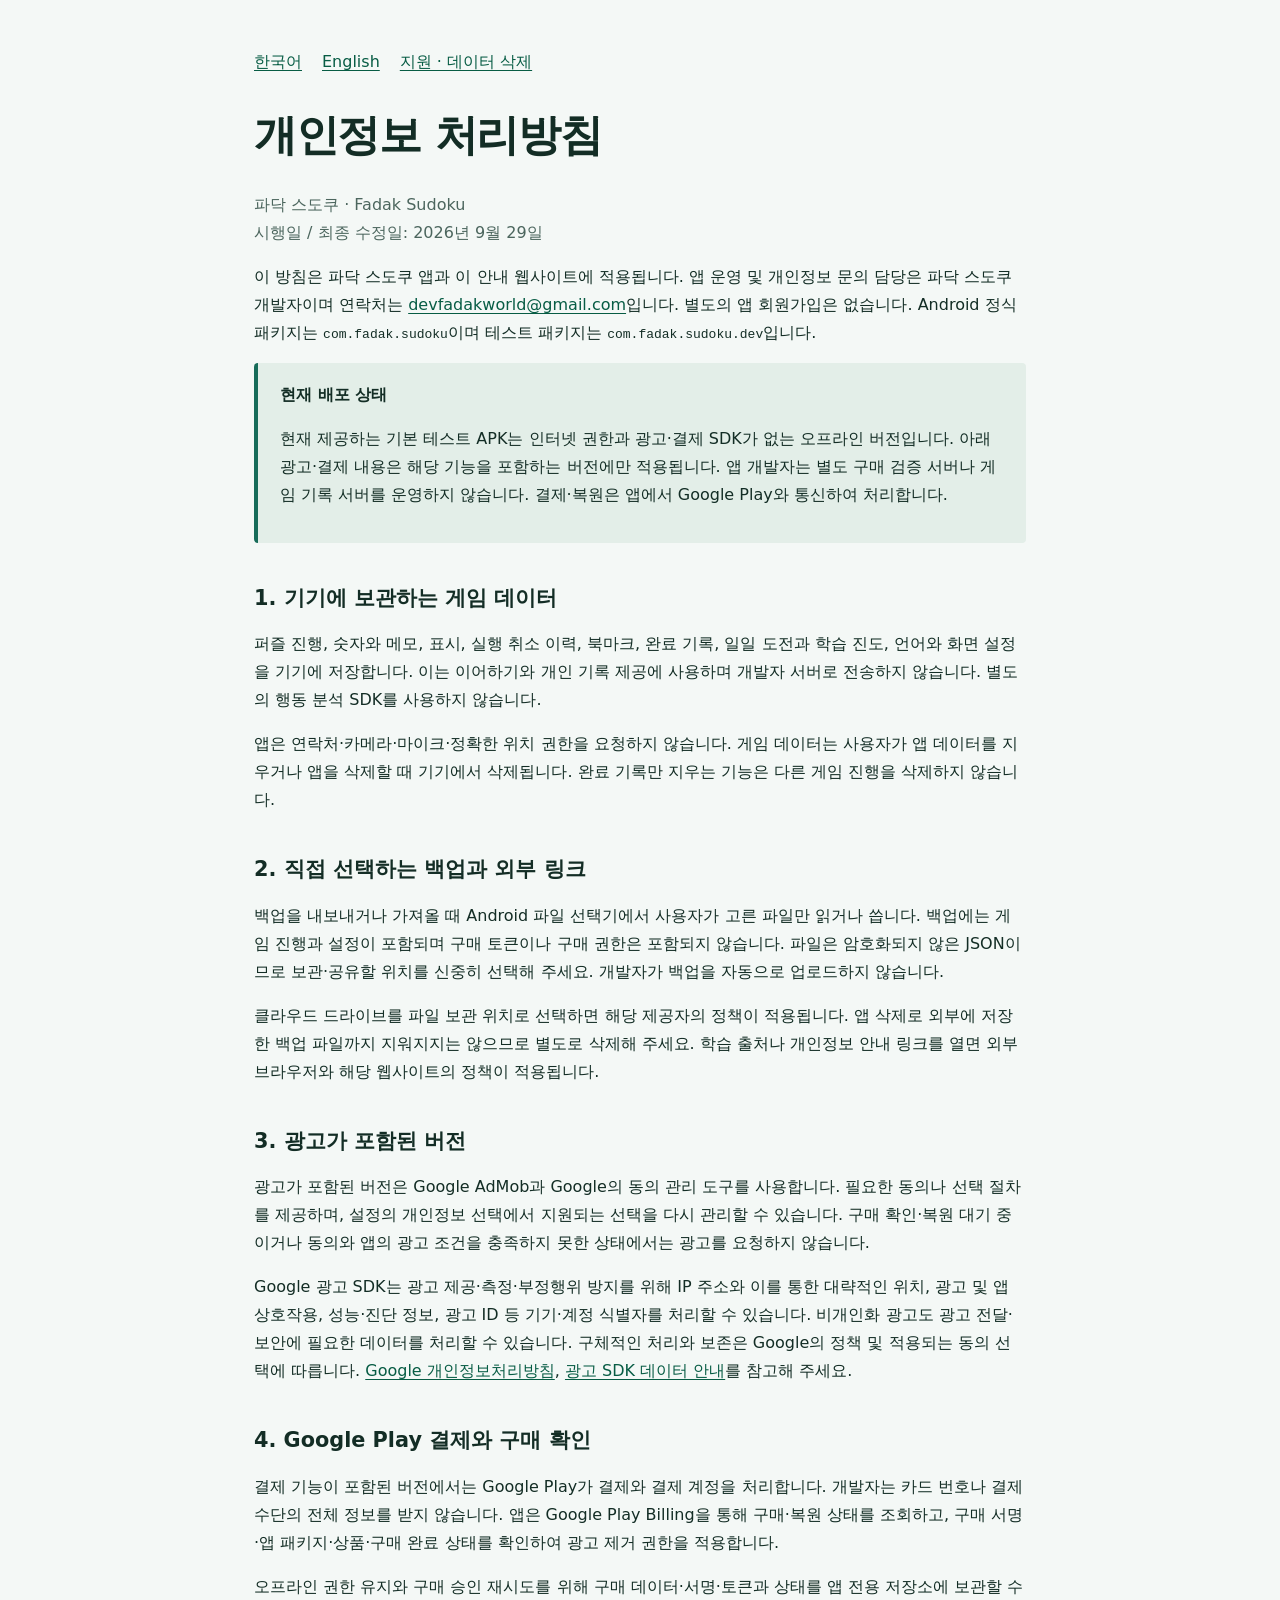
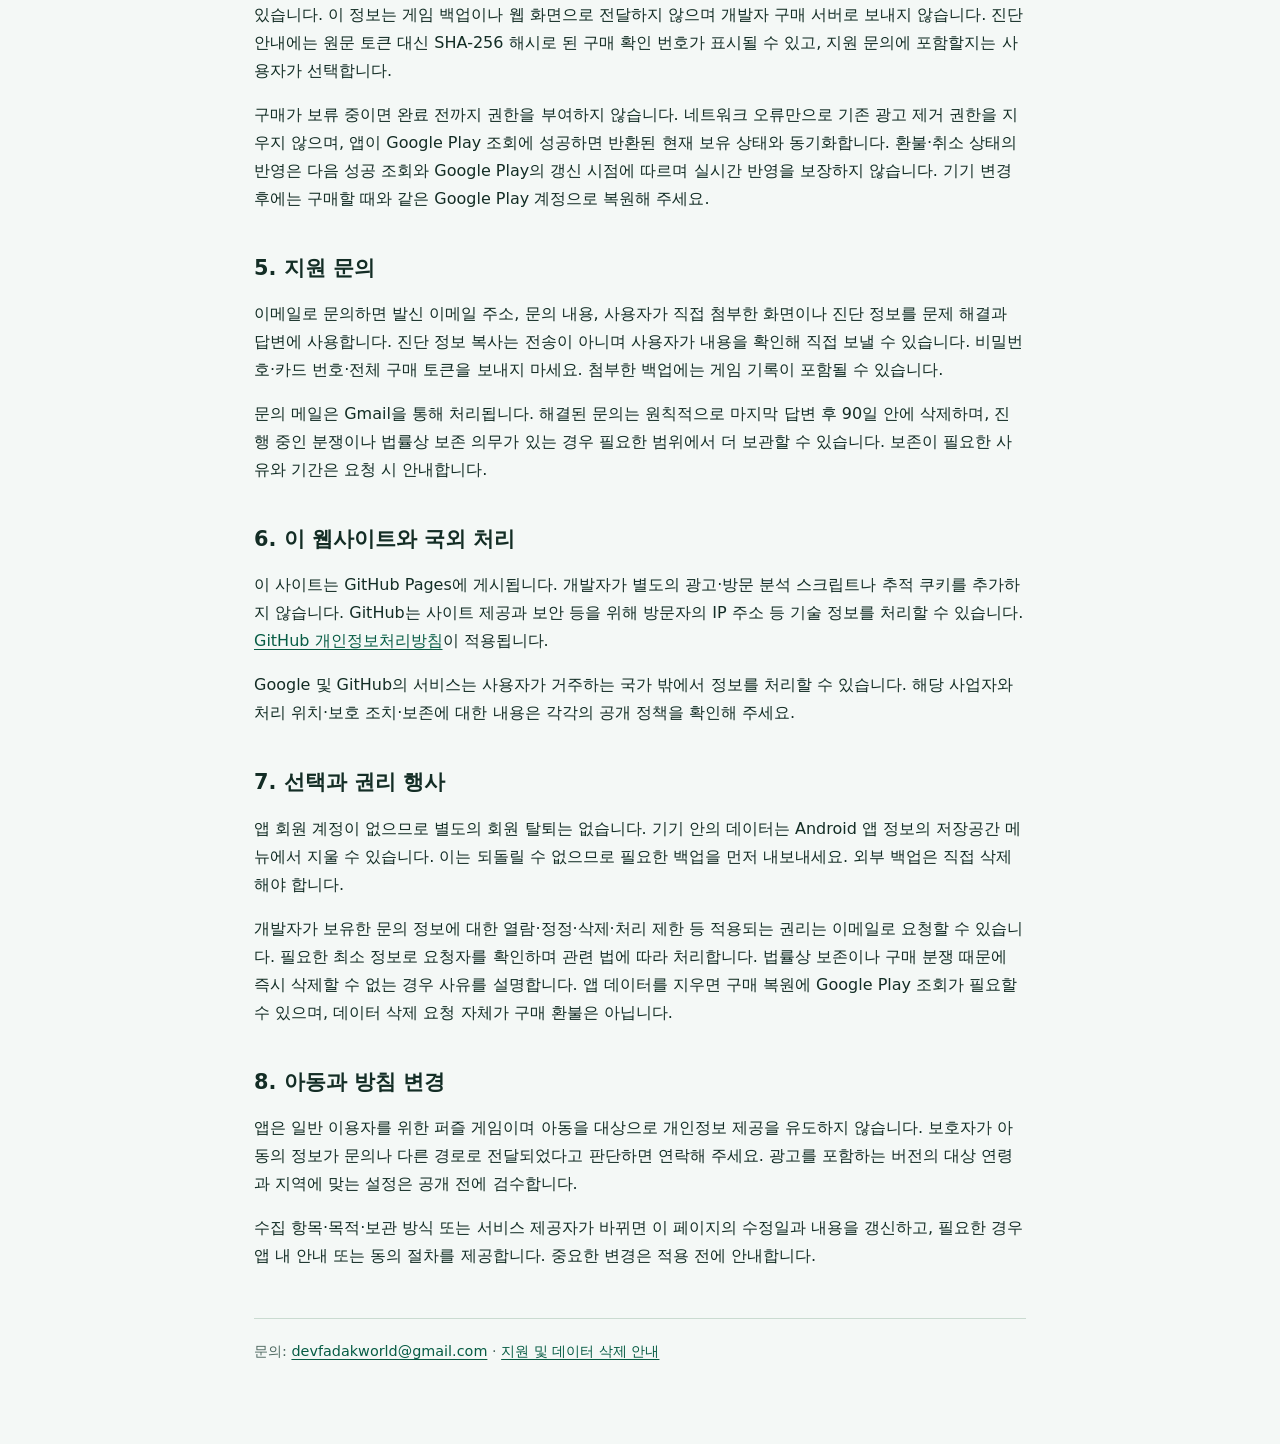
<file: index.html>
<!doctype html><html lang="ko"><head><meta charset="utf-8"><meta name="viewport" content="width=device-width,initial-scale=1"><meta name="description" content="파닥 스도쿠의 개인정보 처리방침과 데이터 삭제 안내"><meta http-equiv="Content-Security-Policy" content="default-src 'none'; style-src 'self'; base-uri 'none'; form-action 'none'"><title>개인정보 처리방침 · 파닥 스도쿠</title><link rel="stylesheet" href="style.css"></head><body><main>
<nav aria-label="언어와 지원"><a href="index.html" aria-current="page">한국어</a><a href="en.html" lang="en">English</a><a href="support.html">지원 · 데이터 삭제</a></nav>
<h1>개인정보 처리방침</h1><p class="meta">파닥 스도쿠 · Fadak Sudoku<br>시행일 / 최종 수정일: 2026년 9월 29일</p>
<p>이 방침은 파닥 스도쿠 앱과 이 안내 웹사이트에 적용됩니다. 앱 운영 및 개인정보 문의 담당은 파닥 스도쿠 개발자이며 연락처는 <a href="mailto:devfadakworld@gmail.com">devfadakworld@gmail.com</a>입니다. 별도의 앱 회원가입은 없습니다. Android 정식 패키지는 <code>com.fadak.sudoku</code>이며 테스트 패키지는 <code>com.fadak.sudoku.dev</code>입니다.</p>
<div class="notice"><strong>현재 배포 상태</strong><p>현재 제공하는 기본 테스트 APK는 인터넷 권한과 광고·결제 SDK가 없는 오프라인 버전입니다. 아래 광고·결제 내용은 해당 기능을 포함하는 버전에만 적용됩니다. 앱 개발자는 별도 구매 검증 서버나 게임 기록 서버를 운영하지 않습니다. 결제·복원은 앱에서 Google Play와 통신하여 처리합니다.</p></div>
<h2>1. 기기에 보관하는 게임 데이터</h2><p>퍼즐 진행, 숫자와 메모, 표시, 실행 취소 이력, 북마크, 완료 기록, 일일 도전과 학습 진도, 언어와 화면 설정을 기기에 저장합니다. 이는 이어하기와 개인 기록 제공에 사용하며 개발자 서버로 전송하지 않습니다. 별도의 행동 분석 SDK를 사용하지 않습니다.</p><p>앱은 연락처·카메라·마이크·정확한 위치 권한을 요청하지 않습니다. 게임 데이터는 사용자가 앱 데이터를 지우거나 앱을 삭제할 때 기기에서 삭제됩니다. 완료 기록만 지우는 기능은 다른 게임 진행을 삭제하지 않습니다.</p>
<h2>2. 직접 선택하는 백업과 외부 링크</h2><p>백업을 내보내거나 가져올 때 Android 파일 선택기에서 사용자가 고른 파일만 읽거나 씁니다. 백업에는 게임 진행과 설정이 포함되며 구매 토큰이나 구매 권한은 포함되지 않습니다. 파일은 암호화되지 않은 JSON이므로 보관·공유할 위치를 신중히 선택해 주세요. 개발자가 백업을 자동으로 업로드하지 않습니다.</p><p>클라우드 드라이브를 파일 보관 위치로 선택하면 해당 제공자의 정책이 적용됩니다. 앱 삭제로 외부에 저장한 백업 파일까지 지워지지는 않으므로 별도로 삭제해 주세요. 학습 출처나 개인정보 안내 링크를 열면 외부 브라우저와 해당 웹사이트의 정책이 적용됩니다.</p>
<h2>3. 광고가 포함된 버전</h2><p>광고가 포함된 버전은 Google AdMob과 Google의 동의 관리 도구를 사용합니다. 필요한 동의나 선택 절차를 제공하며, 설정의 개인정보 선택에서 지원되는 선택을 다시 관리할 수 있습니다. 구매 확인·복원 대기 중이거나 동의와 앱의 광고 조건을 충족하지 못한 상태에서는 광고를 요청하지 않습니다.</p><p>Google 광고 SDK는 광고 제공·측정·부정행위 방지를 위해 IP 주소와 이를 통한 대략적인 위치, 광고 및 앱 상호작용, 성능·진단 정보, 광고 ID 등 기기·계정 식별자를 처리할 수 있습니다. 비개인화 광고도 광고 전달·보안에 필요한 데이터를 처리할 수 있습니다. 구체적인 처리와 보존은 Google의 정책 및 적용되는 동의 선택에 따릅니다. <a href="https://policies.google.com/privacy">Google 개인정보처리방침</a>, <a href="https://developers.google.com/admob/android/privacy/play-data-disclosure">광고 SDK 데이터 안내</a>를 참고해 주세요.</p>
<h2>4. Google Play 결제와 구매 확인</h2><p>결제 기능이 포함된 버전에서는 Google Play가 결제와 결제 계정을 처리합니다. 개발자는 카드 번호나 결제 수단의 전체 정보를 받지 않습니다. 앱은 Google Play Billing을 통해 구매·복원 상태를 조회하고, 구매 서명·앱 패키지·상품·구매 완료 상태를 확인하여 광고 제거 권한을 적용합니다.</p><p>오프라인 권한 유지와 구매 승인 재시도를 위해 구매 데이터·서명·토큰과 상태를 앱 전용 저장소에 보관할 수 있습니다. 이 정보는 게임 백업이나 웹 화면으로 전달하지 않으며 개발자 구매 서버로 보내지 않습니다. 진단 안내에는 원문 토큰 대신 SHA-256 해시로 된 구매 확인 번호가 표시될 수 있고, 지원 문의에 포함할지는 사용자가 선택합니다.</p><p>구매가 보류 중이면 완료 전까지 권한을 부여하지 않습니다. 네트워크 오류만으로 기존 광고 제거 권한을 지우지 않으며, 앱이 Google Play 조회에 성공하면 반환된 현재 보유 상태와 동기화합니다. 환불·취소 상태의 반영은 다음 성공 조회와 Google Play의 갱신 시점에 따르며 실시간 반영을 보장하지 않습니다. 기기 변경 후에는 구매할 때와 같은 Google Play 계정으로 복원해 주세요.</p>
<h2>5. 지원 문의</h2><p>이메일로 문의하면 발신 이메일 주소, 문의 내용, 사용자가 직접 첨부한 화면이나 진단 정보를 문제 해결과 답변에 사용합니다. 진단 정보 복사는 전송이 아니며 사용자가 내용을 확인해 직접 보낼 수 있습니다. 비밀번호·카드 번호·전체 구매 토큰을 보내지 마세요. 첨부한 백업에는 게임 기록이 포함될 수 있습니다.</p><p>문의 메일은 Gmail을 통해 처리됩니다. 해결된 문의는 원칙적으로 마지막 답변 후 90일 안에 삭제하며, 진행 중인 분쟁이나 법률상 보존 의무가 있는 경우 필요한 범위에서 더 보관할 수 있습니다. 보존이 필요한 사유와 기간은 요청 시 안내합니다.</p>
<h2>6. 이 웹사이트와 국외 처리</h2><p>이 사이트는 GitHub Pages에 게시됩니다. 개발자가 별도의 광고·방문 분석 스크립트나 추적 쿠키를 추가하지 않습니다. GitHub는 사이트 제공과 보안 등을 위해 방문자의 IP 주소 등 기술 정보를 처리할 수 있습니다. <a href="https://docs.github.com/en/site-policy/privacy-policies/github-general-privacy-statement">GitHub 개인정보처리방침</a>이 적용됩니다.</p><p>Google 및 GitHub의 서비스는 사용자가 거주하는 국가 밖에서 정보를 처리할 수 있습니다. 해당 사업자와 처리 위치·보호 조치·보존에 대한 내용은 각각의 공개 정책을 확인해 주세요.</p>
<h2>7. 선택과 권리 행사</h2><p>앱 회원 계정이 없으므로 별도의 회원 탈퇴는 없습니다. 기기 안의 데이터는 Android 앱 정보의 저장공간 메뉴에서 지울 수 있습니다. 이는 되돌릴 수 없으므로 필요한 백업을 먼저 내보내세요. 외부 백업은 직접 삭제해야 합니다.</p><p>개발자가 보유한 문의 정보에 대한 열람·정정·삭제·처리 제한 등 적용되는 권리는 이메일로 요청할 수 있습니다. 필요한 최소 정보로 요청자를 확인하며 관련 법에 따라 처리합니다. 법률상 보존이나 구매 분쟁 때문에 즉시 삭제할 수 없는 경우 사유를 설명합니다. 앱 데이터를 지우면 구매 복원에 Google Play 조회가 필요할 수 있으며, 데이터 삭제 요청 자체가 구매 환불은 아닙니다.</p>
<h2>8. 아동과 방침 변경</h2><p>앱은 일반 이용자를 위한 퍼즐 게임이며 아동을 대상으로 개인정보 제공을 유도하지 않습니다. 보호자가 아동의 정보가 문의나 다른 경로로 전달되었다고 판단하면 연락해 주세요. 광고를 포함하는 버전의 대상 연령과 지역에 맞는 설정은 공개 전에 검수합니다.</p><p>수집 항목·목적·보관 방식 또는 서비스 제공자가 바뀌면 이 페이지의 수정일과 내용을 갱신하고, 필요한 경우 앱 내 안내 또는 동의 절차를 제공합니다. 중요한 변경은 적용 전에 안내합니다.</p>
<footer>문의: <a href="mailto:devfadakworld@gmail.com">devfadakworld@gmail.com</a> · <a href="support.html">지원 및 데이터 삭제 안내</a></footer>
</main></body></html>
</file>
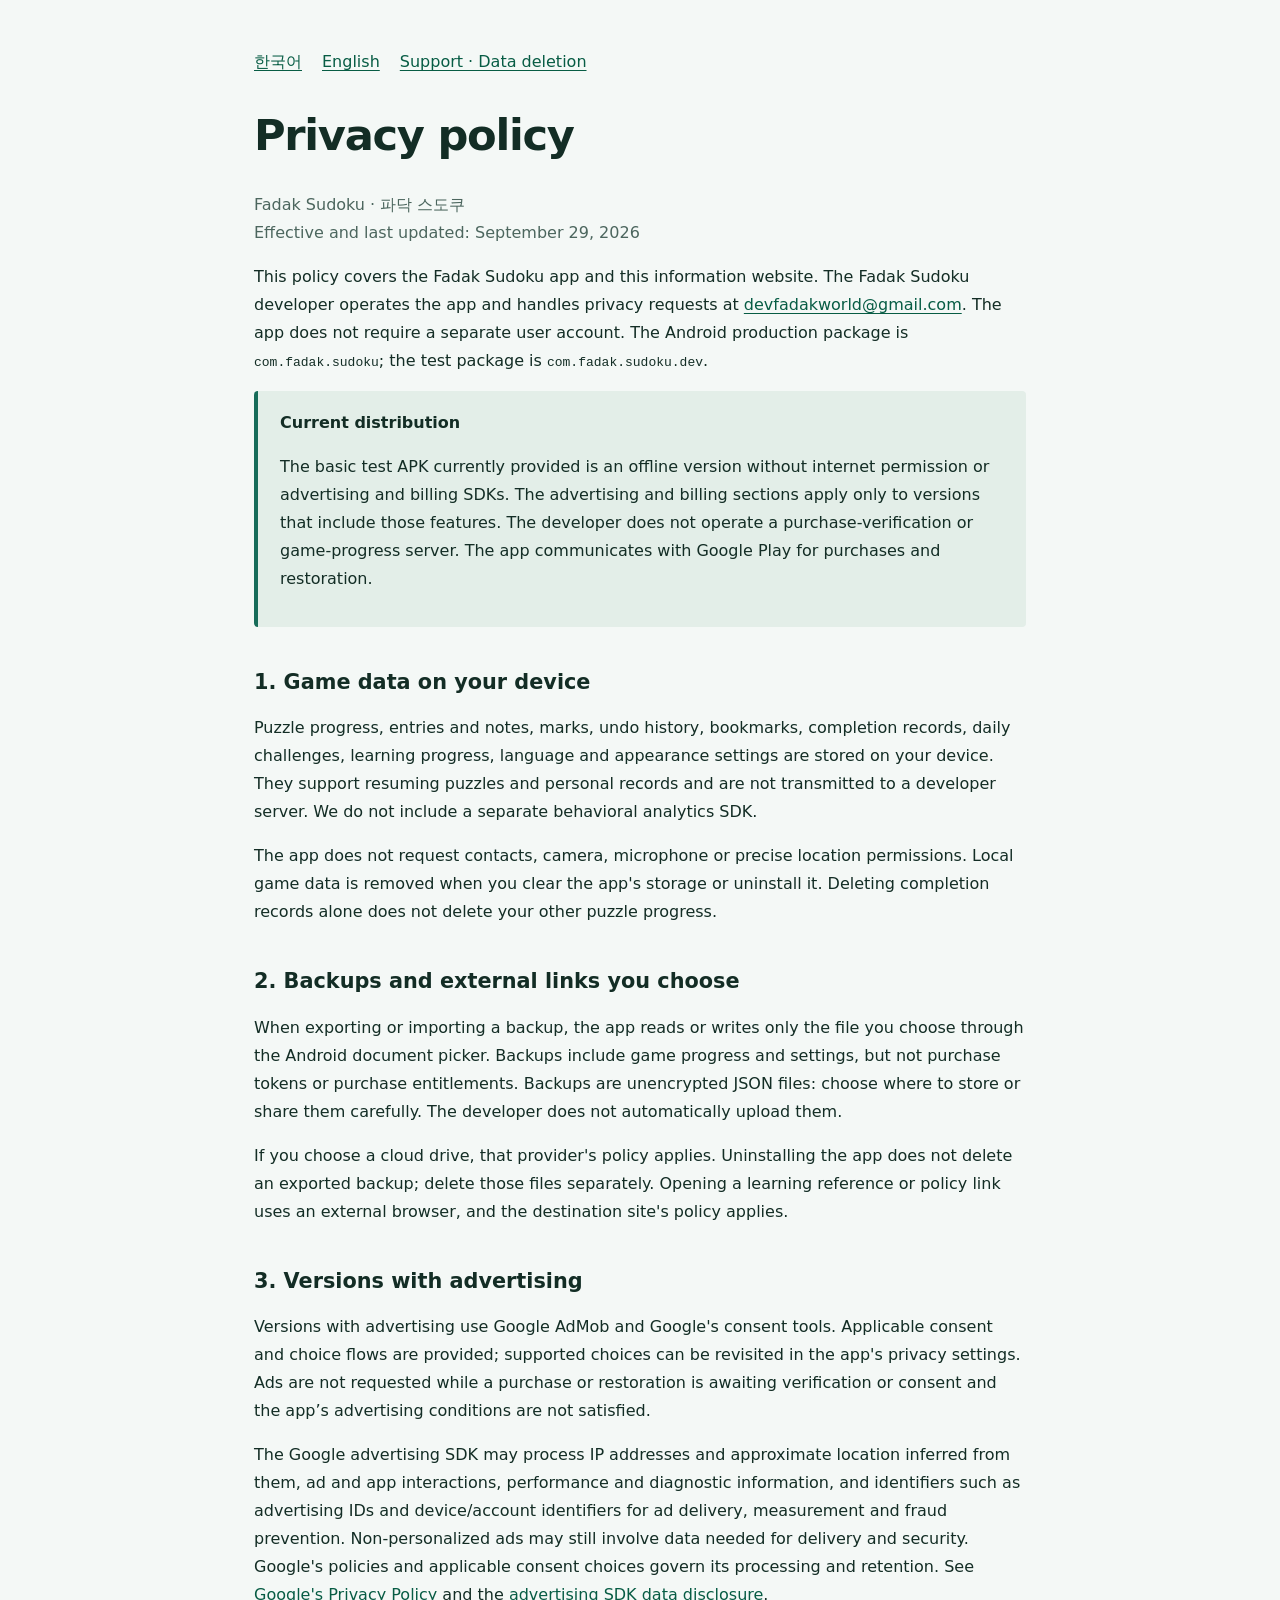
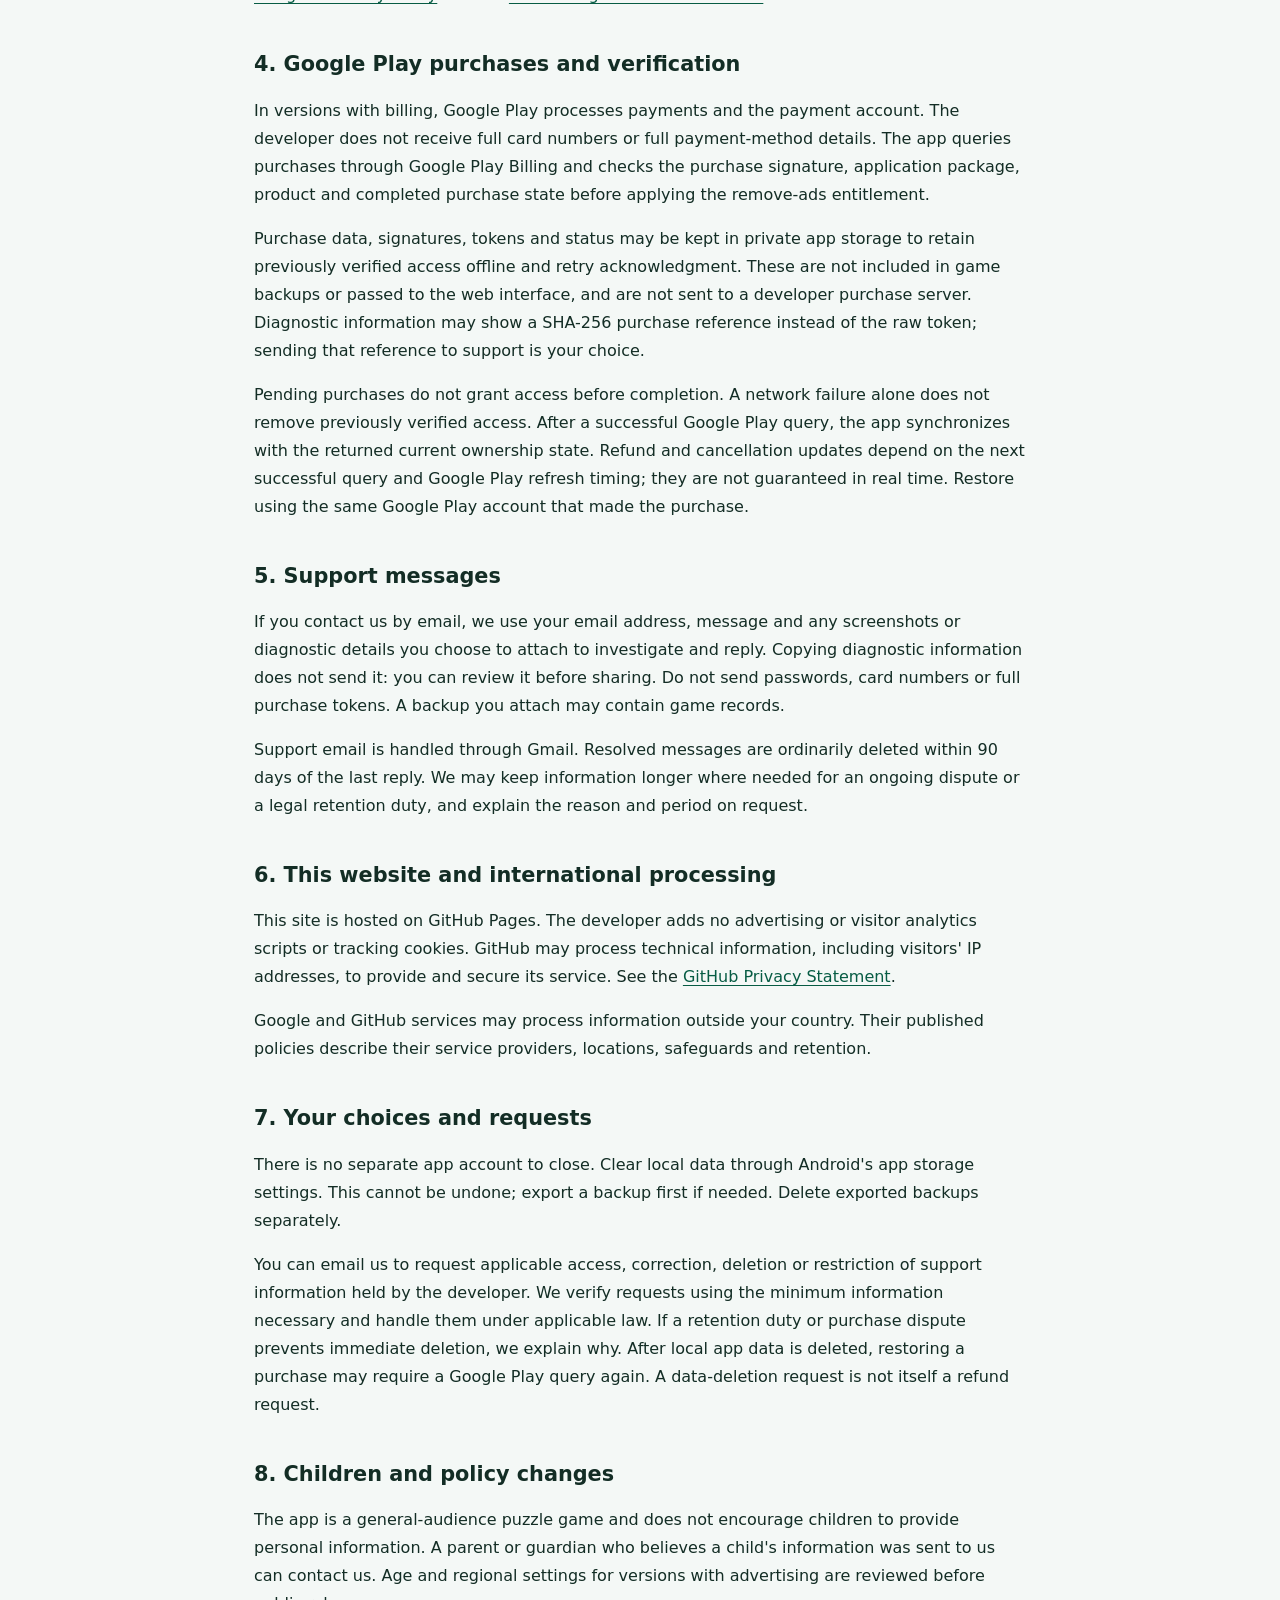
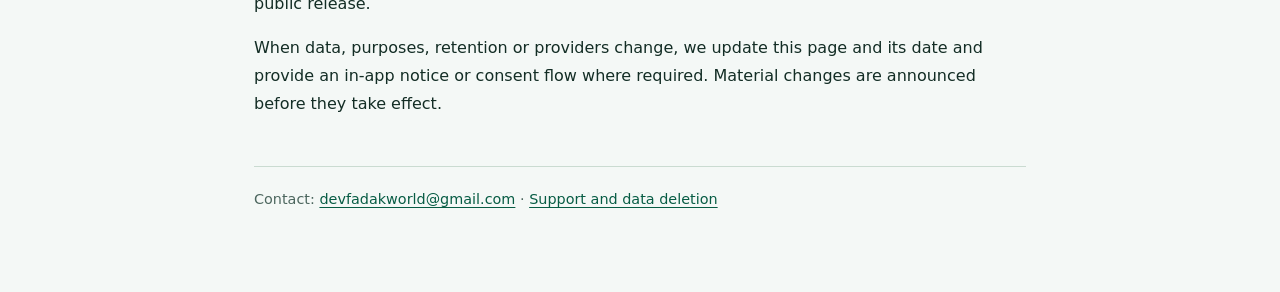
<file: en.html>
<!doctype html><html lang="en"><head><meta charset="utf-8"><meta name="viewport" content="width=device-width,initial-scale=1"><meta name="description" content="Fadak Sudoku privacy policy and data deletion information"><meta http-equiv="Content-Security-Policy" content="default-src 'none'; style-src 'self'; base-uri 'none'; form-action 'none'"><title>Privacy policy · Fadak Sudoku</title><link rel="stylesheet" href="style.css"></head><body><main>
<nav aria-label="Languages and support"><a href="index.html" lang="ko">한국어</a><a href="en.html" aria-current="page">English</a><a href="support.html#english">Support · Data deletion</a></nav>
<h1>Privacy policy</h1><p class="meta">Fadak Sudoku · 파닥 스도쿠<br>Effective and last updated: September 29, 2026</p>
<p>This policy covers the Fadak Sudoku app and this information website. The Fadak Sudoku developer operates the app and handles privacy requests at <a href="mailto:devfadakworld@gmail.com">devfadakworld@gmail.com</a>. The app does not require a separate user account. The Android production package is <code>com.fadak.sudoku</code>; the test package is <code>com.fadak.sudoku.dev</code>.</p>
<div class="notice"><strong>Current distribution</strong><p>The basic test APK currently provided is an offline version without internet permission or advertising and billing SDKs. The advertising and billing sections apply only to versions that include those features. The developer does not operate a purchase-verification or game-progress server. The app communicates with Google Play for purchases and restoration.</p></div>
<h2>1. Game data on your device</h2><p>Puzzle progress, entries and notes, marks, undo history, bookmarks, completion records, daily challenges, learning progress, language and appearance settings are stored on your device. They support resuming puzzles and personal records and are not transmitted to a developer server. We do not include a separate behavioral analytics SDK.</p><p>The app does not request contacts, camera, microphone or precise location permissions. Local game data is removed when you clear the app's storage or uninstall it. Deleting completion records alone does not delete your other puzzle progress.</p>
<h2>2. Backups and external links you choose</h2><p>When exporting or importing a backup, the app reads or writes only the file you choose through the Android document picker. Backups include game progress and settings, but not purchase tokens or purchase entitlements. Backups are unencrypted JSON files: choose where to store or share them carefully. The developer does not automatically upload them.</p><p>If you choose a cloud drive, that provider's policy applies. Uninstalling the app does not delete an exported backup; delete those files separately. Opening a learning reference or policy link uses an external browser, and the destination site's policy applies.</p>
<h2>3. Versions with advertising</h2><p>Versions with advertising use Google AdMob and Google's consent tools. Applicable consent and choice flows are provided; supported choices can be revisited in the app's privacy settings. Ads are not requested while a purchase or restoration is awaiting verification or consent and the app’s advertising conditions are not satisfied.</p><p>The Google advertising SDK may process IP addresses and approximate location inferred from them, ad and app interactions, performance and diagnostic information, and identifiers such as advertising IDs and device/account identifiers for ad delivery, measurement and fraud prevention. Non-personalized ads may still involve data needed for delivery and security. Google's policies and applicable consent choices govern its processing and retention. See <a href="https://policies.google.com/privacy">Google's Privacy Policy</a> and the <a href="https://developers.google.com/admob/android/privacy/play-data-disclosure">advertising SDK data disclosure</a>.</p>
<h2>4. Google Play purchases and verification</h2><p>In versions with billing, Google Play processes payments and the payment account. The developer does not receive full card numbers or full payment-method details. The app queries purchases through Google Play Billing and checks the purchase signature, application package, product and completed purchase state before applying the remove-ads entitlement.</p><p>Purchase data, signatures, tokens and status may be kept in private app storage to retain previously verified access offline and retry acknowledgment. These are not included in game backups or passed to the web interface, and are not sent to a developer purchase server. Diagnostic information may show a SHA-256 purchase reference instead of the raw token; sending that reference to support is your choice.</p><p>Pending purchases do not grant access before completion. A network failure alone does not remove previously verified access. After a successful Google Play query, the app synchronizes with the returned current ownership state. Refund and cancellation updates depend on the next successful query and Google Play refresh timing; they are not guaranteed in real time. Restore using the same Google Play account that made the purchase.</p>
<h2>5. Support messages</h2><p>If you contact us by email, we use your email address, message and any screenshots or diagnostic details you choose to attach to investigate and reply. Copying diagnostic information does not send it: you can review it before sharing. Do not send passwords, card numbers or full purchase tokens. A backup you attach may contain game records.</p><p>Support email is handled through Gmail. Resolved messages are ordinarily deleted within 90 days of the last reply. We may keep information longer where needed for an ongoing dispute or a legal retention duty, and explain the reason and period on request.</p>
<h2>6. This website and international processing</h2><p>This site is hosted on GitHub Pages. The developer adds no advertising or visitor analytics scripts or tracking cookies. GitHub may process technical information, including visitors' IP addresses, to provide and secure its service. See the <a href="https://docs.github.com/en/site-policy/privacy-policies/github-general-privacy-statement">GitHub Privacy Statement</a>.</p><p>Google and GitHub services may process information outside your country. Their published policies describe their service providers, locations, safeguards and retention.</p>
<h2>7. Your choices and requests</h2><p>There is no separate app account to close. Clear local data through Android's app storage settings. This cannot be undone; export a backup first if needed. Delete exported backups separately.</p><p>You can email us to request applicable access, correction, deletion or restriction of support information held by the developer. We verify requests using the minimum information necessary and handle them under applicable law. If a retention duty or purchase dispute prevents immediate deletion, we explain why. After local app data is deleted, restoring a purchase may require a Google Play query again. A data-deletion request is not itself a refund request.</p>
<h2>8. Children and policy changes</h2><p>The app is a general-audience puzzle game and does not encourage children to provide personal information. A parent or guardian who believes a child's information was sent to us can contact us. Age and regional settings for versions with advertising are reviewed before public release.</p><p>When data, purposes, retention or providers change, we update this page and its date and provide an in-app notice or consent flow where required. Material changes are announced before they take effect.</p>
<footer>Contact: <a href="mailto:devfadakworld@gmail.com">devfadakworld@gmail.com</a> · <a href="support.html#english">Support and data deletion</a></footer>
</main></body></html>
</file>
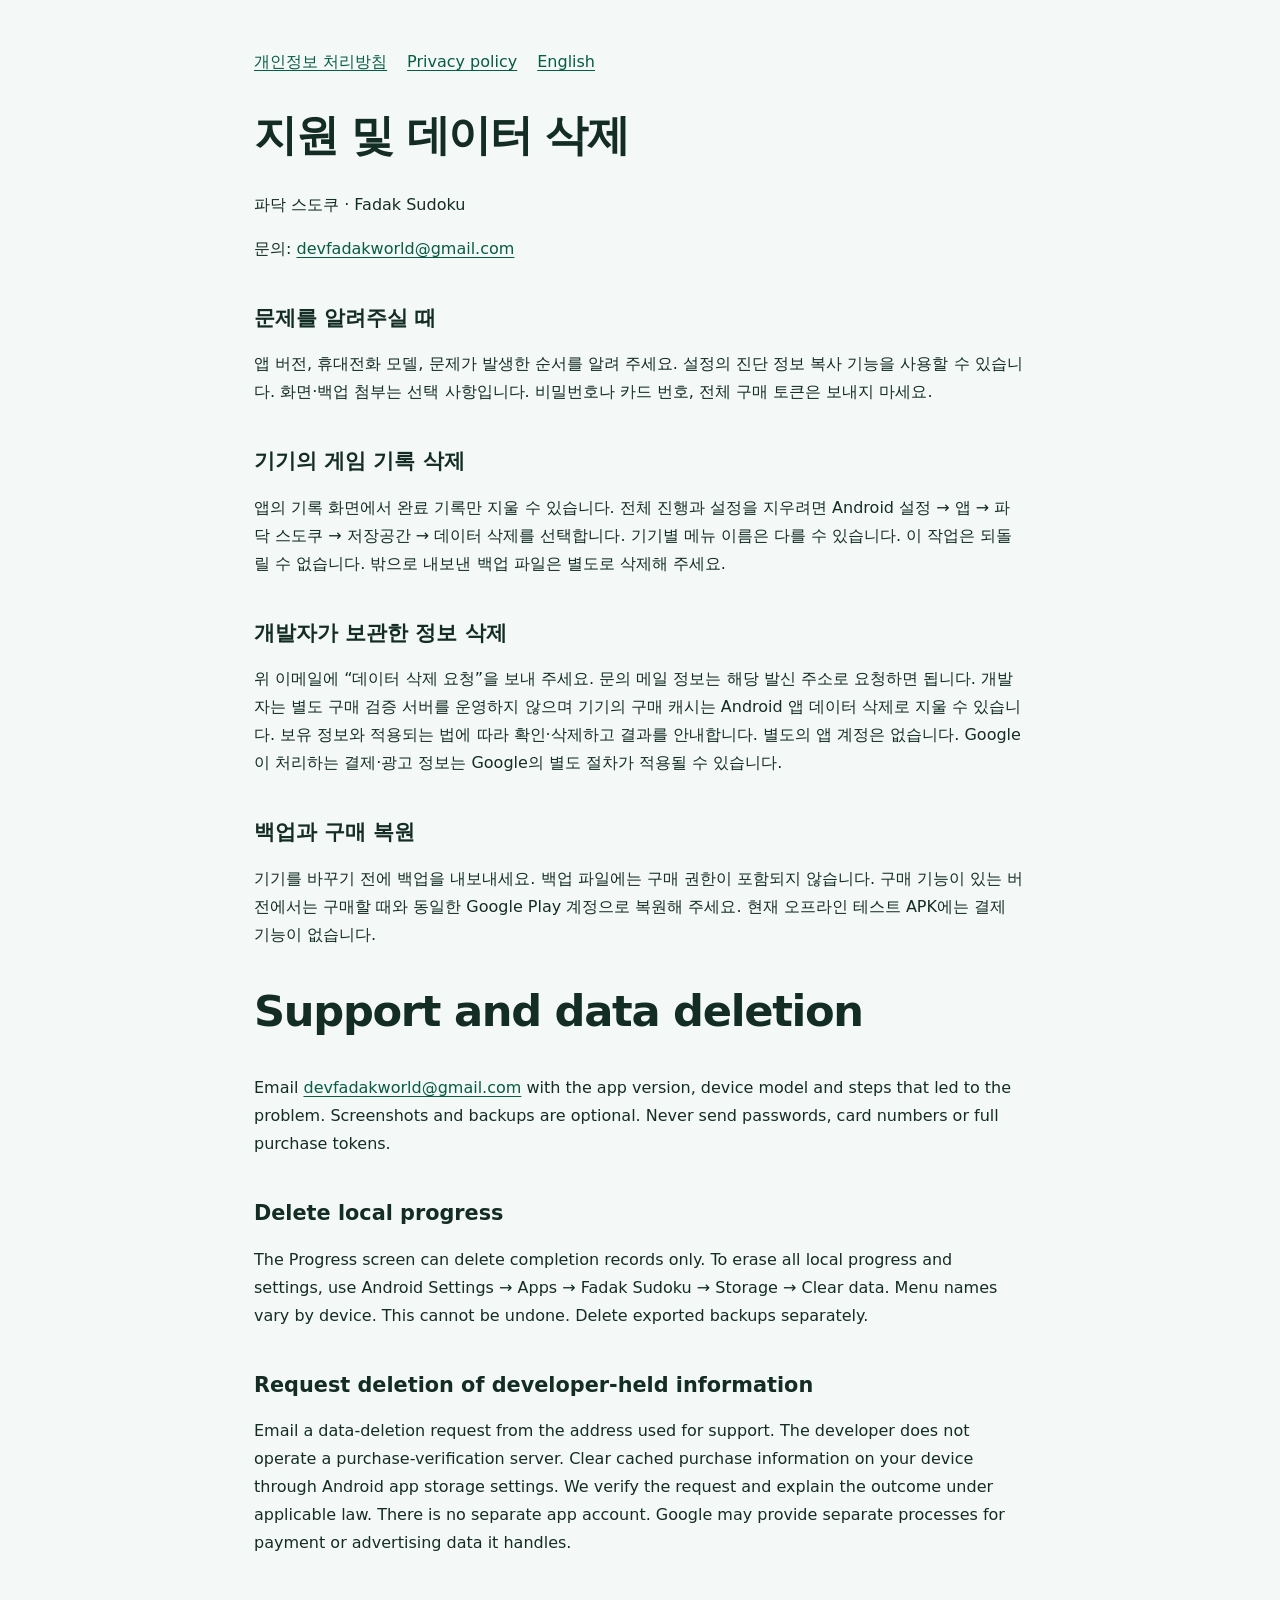
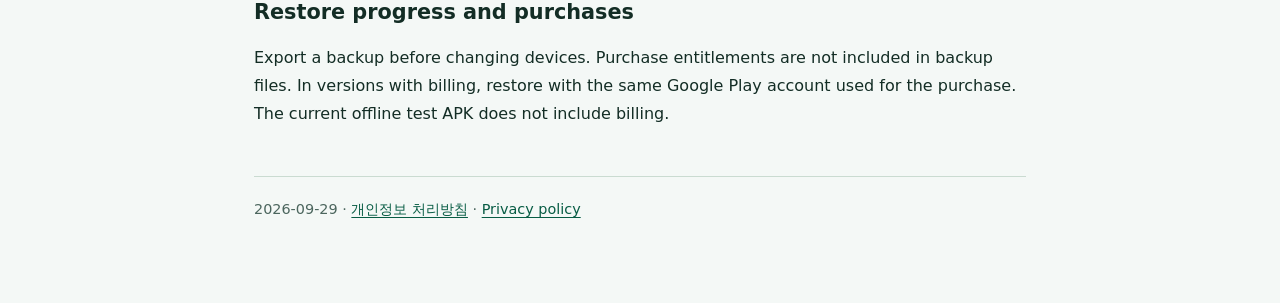
<file: support.html>
<!doctype html><html lang="ko"><head><meta charset="utf-8"><meta name="viewport" content="width=device-width,initial-scale=1"><meta http-equiv="Content-Security-Policy" content="default-src 'none'; style-src 'self'; base-uri 'none'; form-action 'none'"><title>지원 · Support — Fadak Sudoku</title><link rel="stylesheet" href="style.css"></head><body><main><nav><a href="index.html">개인정보 처리방침</a><a href="en.html" lang="en">Privacy policy</a><a href="#english">English</a></nav><h1>지원 및 데이터 삭제</h1><p>파닥 스도쿠 · Fadak Sudoku</p><p>문의: <a href="mailto:devfadakworld@gmail.com">devfadakworld@gmail.com</a></p><h2>문제를 알려주실 때</h2><p>앱 버전, 휴대전화 모델, 문제가 발생한 순서를 알려 주세요. 설정의 진단 정보 복사 기능을 사용할 수 있습니다. 화면·백업 첨부는 선택 사항입니다. 비밀번호나 카드 번호, 전체 구매 토큰은 보내지 마세요.</p><h2>기기의 게임 기록 삭제</h2><p>앱의 기록 화면에서 완료 기록만 지울 수 있습니다. 전체 진행과 설정을 지우려면 Android 설정 → 앱 → 파닥 스도쿠 → 저장공간 → 데이터 삭제를 선택합니다. 기기별 메뉴 이름은 다를 수 있습니다. 이 작업은 되돌릴 수 없습니다. 밖으로 내보낸 백업 파일은 별도로 삭제해 주세요.</p><h2>개발자가 보관한 정보 삭제</h2><p>위 이메일에 “데이터 삭제 요청”을 보내 주세요. 문의 메일 정보는 해당 발신 주소로 요청하면 됩니다. 개발자는 별도 구매 검증 서버를 운영하지 않으며 기기의 구매 캐시는 Android 앱 데이터 삭제로 지울 수 있습니다. 보유 정보와 적용되는 법에 따라 확인·삭제하고 결과를 안내합니다. 별도의 앱 계정은 없습니다. Google이 처리하는 결제·광고 정보는 Google의 별도 절차가 적용될 수 있습니다.</p><h2>백업과 구매 복원</h2><p>기기를 바꾸기 전에 백업을 내보내세요. 백업 파일에는 구매 권한이 포함되지 않습니다. 구매 기능이 있는 버전에서는 구매할 때와 동일한 Google Play 계정으로 복원해 주세요. 현재 오프라인 테스트 APK에는 결제 기능이 없습니다.</p><section id="english" lang="en"><h1>Support and data deletion</h1><p>Email <a href="mailto:devfadakworld@gmail.com">devfadakworld@gmail.com</a> with the app version, device model and steps that led to the problem. Screenshots and backups are optional. Never send passwords, card numbers or full purchase tokens.</p><h2>Delete local progress</h2><p>The Progress screen can delete completion records only. To erase all local progress and settings, use Android Settings → Apps → Fadak Sudoku → Storage → Clear data. Menu names vary by device. This cannot be undone. Delete exported backups separately.</p><h2>Request deletion of developer-held information</h2><p>Email a data-deletion request from the address used for support. The developer does not operate a purchase-verification server. Clear cached purchase information on your device through Android app storage settings. We verify the request and explain the outcome under applicable law. There is no separate app account. Google may provide separate processes for payment or advertising data it handles.</p><h2>Restore progress and purchases</h2><p>Export a backup before changing devices. Purchase entitlements are not included in backup files. In versions with billing, restore with the same Google Play account used for the purchase. The current offline test APK does not include billing.</p></section><footer>2026-09-29 · <a href="index.html">개인정보 처리방침</a> · <a href="en.html">Privacy policy</a></footer></main></body></html>
</file>
<file: style.css>
:root{font-family:system-ui,-apple-system,'Segoe UI',sans-serif;color:#132d25;background:#f4f8f6;line-height:1.75}*{box-sizing:border-box}body{margin:0}main{max-width:820px;margin:auto;padding:48px 24px 80px}nav{display:flex;gap:20px;flex-wrap:wrap;margin-bottom:32px}a{color:#075c44;text-underline-offset:3px}a:focus-visible{outline:3px solid #176c59;outline-offset:4px}h1{font-size:clamp(1.8rem,6vw,2.7rem);line-height:1.25;letter-spacing:-.03em}h2{font-size:1.3rem;line-height:1.45;margin-top:40px}p,li{overflow-wrap:anywhere}li{margin:8px 0}.meta{color:#4c665e}.notice{padding:18px 22px;background:#e3eee8;border-left:4px solid #176c59;border-radius:4px}footer{border-top:1px solid #cadbd1;margin-top:48px;padding-top:20px;color:#4c665e;font-size:.9rem}@media(prefers-color-scheme:dark){:root{background:#10231c;color:#edf6f1}a{color:#99e3c6}.notice{background:#203e31}.meta,footer{color:#b2c7bc}}
</file>
